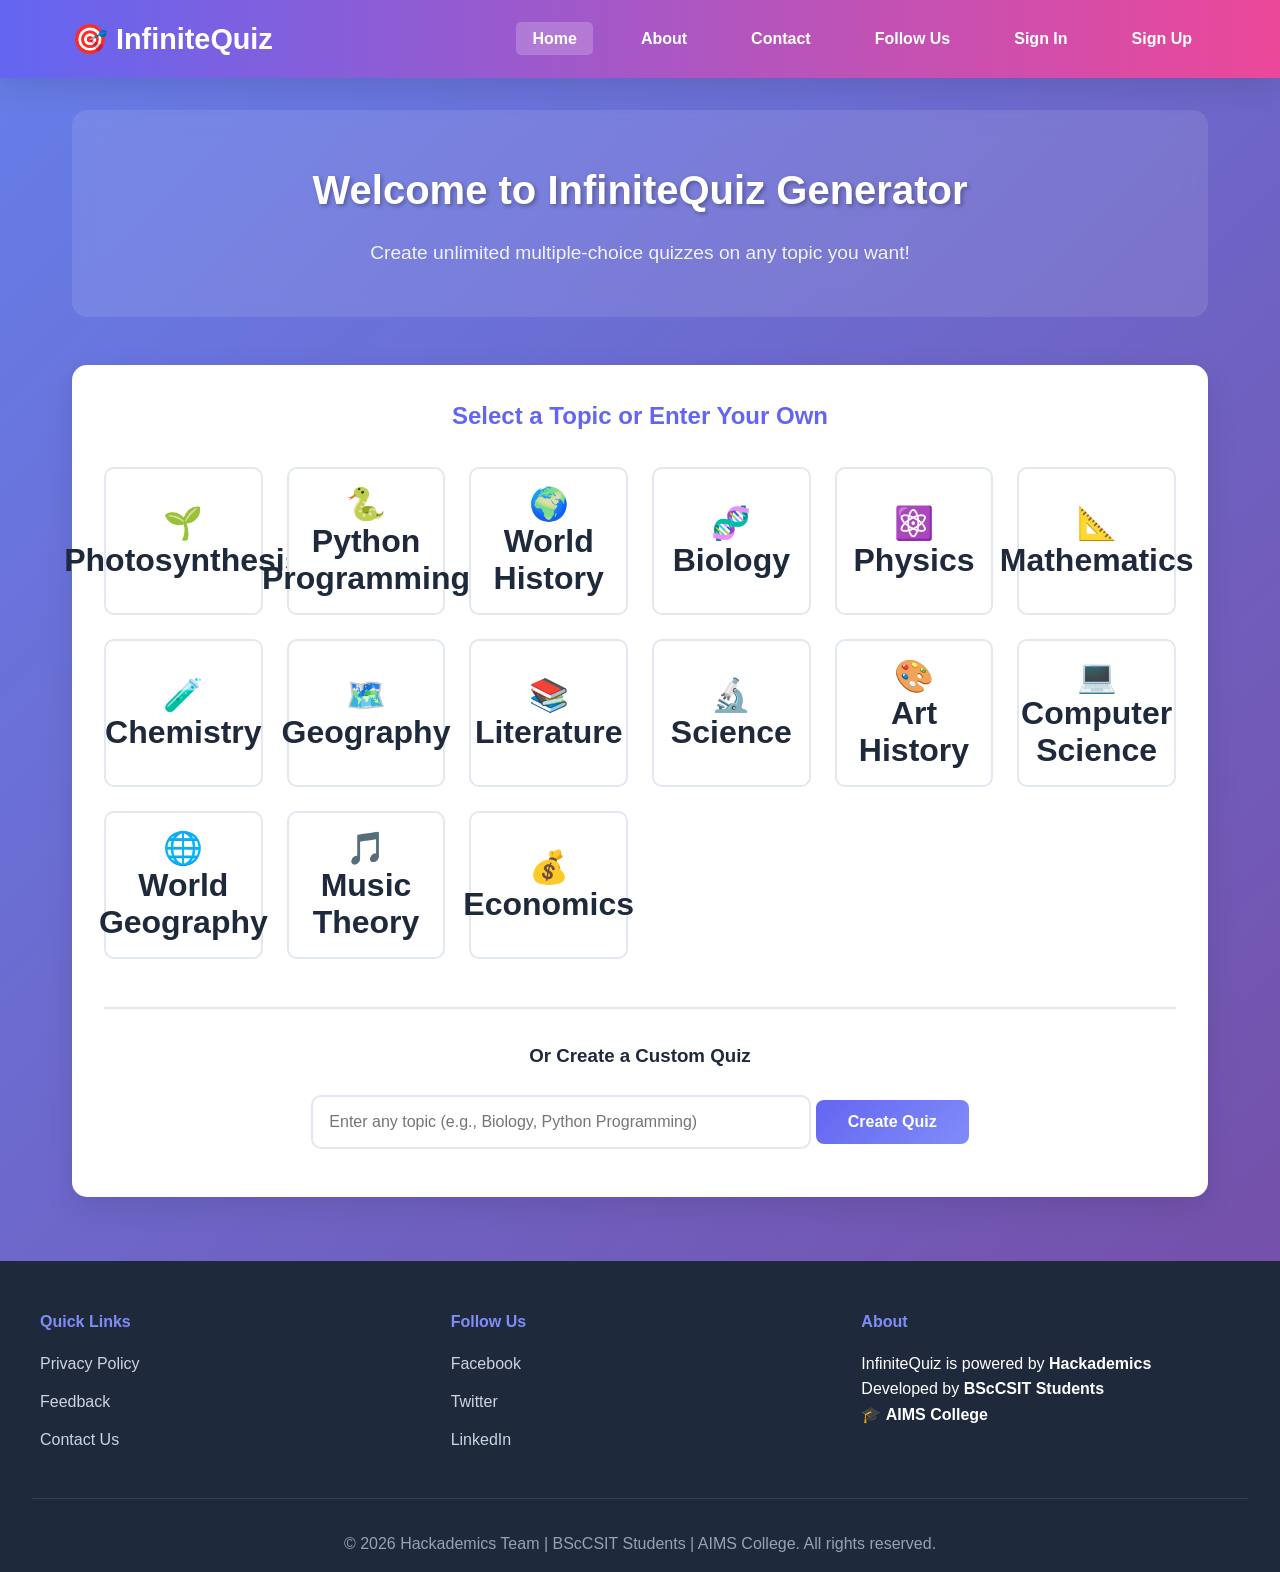
<file: index.html>
<!DOCTYPE html>
<html lang="en">
<head>
    <meta charset="UTF-8">
    <meta name="viewport" content="width=device-width, initial-scale=1.0">
    <title>Infinite Quiz Generator - Hackademics</title>
    <link rel="stylesheet" href="css/style.css">
</head>
<body>
    <!-- Navigation Bar -->
    <nav class="navbar">
        <div class="nav-container">
            <div class="logo">
                <h1>🎯 InfiniteQuiz</h1>
            </div>
            <ul class="nav-menu">
                <li><a href="index.html" class="nav-link active">Home</a></li>
                <li><a href="pages/about.html" class="nav-link">About</a></li>
                <li><a href="pages/contact.html" class="nav-link">Contact</a></li>
                <li><a href="#subscribe" class="nav-link">Follow Us</a></li>
                <li><a href="#signin" class="nav-link" onclick="handleSignIn()">Sign In</a></li>
                <li><a href="#signup" class="nav-link" onclick="handleSignUp()">Sign Up</a></li>
            </ul>
        </div>
    </nav>

    <!-- Main Container -->
    <div class="main-container">
        <!-- Home Page -->
        <div id="homePage" class="page active">
            <section class="hero">
                <h1>Welcome to InfiniteQuiz Generator</h1>
                <p>Create unlimited multiple-choice quizzes on any topic you want!</p>
            </section>

            <!-- Topic Selection -->
            <section class="topic-selection">
                <h2>Select a Topic or Enter Your Own</h2>
                <div class="topic-grid" id="topicGrid">
                    <!-- Topics will be dynamically loaded -->
                </div>
                
                <div class="custom-topic-box">
                    <h3>Or Create a Custom Quiz</h3>
                    <input type="text" id="customTopic" placeholder="Enter any topic (e.g., Biology, Python Programming)" class="topic-input">
                    <button onclick="startCustomQuiz()" class="btn btn-primary">Create Quiz</button>
                </div>
            </section>
        </div>

        <!-- Quiz Page -->
        <div id="quizPage" class="page">
            <div class="quiz-container">
                <!-- Progress Bar -->
                <div class="progress-section">
                    <div class="progress-info">
                        <span>Question <span id="questionNumber">1</span>/10</span>
                        <span>Score: <span id="scoreDisplay">0</span>/10</span>
                    </div>
                    <div class="progress-bar">
                        <div class="progress-fill" id="progressFill"></div>
                    </div>
                </div>

                <!-- Timer -->
                <div class="timer-section">
                    <div class="timer" id="timer">30</div>
                    <p>Time remaining</p>
                </div>

                <!-- Question Display -->
                <div class="question-section">
                    <h2 id="questionText">Loading...</h2>
                    <p id="topicName" class="topic-label">Topic</p>
                </div>

                <!-- Answer Options -->
                <div class="options-section">
                    <button class="option-btn" id="option1" onclick="selectAnswer(0)"></button>
                    <button class="option-btn" id="option2" onclick="selectAnswer(1)"></button>
                    <button class="option-btn" id="option3" onclick="selectAnswer(2)"></button>
                    <button class="option-btn" id="option4" onclick="selectAnswer(3)"></button>
                </div>

                <!-- Action Buttons -->
                <div class="quiz-actions">
                    <button onclick="pauseQuiz()" class="btn btn-secondary">Pause</button>
                    <button onclick="nextQuestion()" class="btn btn-primary" id="nextBtn" disabled>Next Question</button>
                </div>
            </div>
        </div>

        <!-- Results Page -->
        <div id="resultsPage" class="page">
            <div class="results-container">
                <h1>Quiz Complete!</h1>
                <div class="score-display">
                    <div class="score-circle">
                        <span id="finalScore">0</span>
                        <span>/10</span>
                    </div>
                </div>
                <p id="resultMessage" class="result-message"></p>
                
                <div class="results-details">
                    <h3>Review Your Answers</h3>
                    <div id="answersReview"></div>
                </div>

                <div class="results-actions">
                    <button onclick="retakeQuiz()" class="btn btn-primary">Retake Quiz</button>
                    <button onclick="goHome()" class="btn btn-secondary">Back to Home</button>
                    <button onclick="downloadResults()" class="btn btn-secondary">Download Results</button>
                </div>
            </div>
        </div>
    </div>

    <!-- Footer -->
    <footer class="footer">
        <div class="footer-content">
            <div class="footer-section">
                <h4>Quick Links</h4>
                <ul>
                    <li><a href="pages/privacy.html">Privacy Policy</a></li>
                    <li><a href="pages/feedback.html">Feedback</a></li>
                    <li><a href="pages/contact.html">Contact Us</a></li>
                </ul>
            </div>
            <div class="footer-section">
                <h4>Follow Us</h4>
                <ul>
                    <li><a href="#">Facebook</a></li>
                    <li><a href="#">Twitter</a></li>
                    <li><a href="#">LinkedIn</a></li>
                </ul>
            </div>
            <div class="footer-section">
                <h4>About</h4>
                <p>InfiniteQuiz is powered by <strong>Hackademics</strong></p>
                <p>Developed by <strong>BScCSIT Students</strong></p>
                <p>🎓 <strong>AIMS College</strong></p>
            </div>
        </div>
        <div class="footer-bottom">
            <p>&copy; 2026 Hackademics Team | BScCSIT Students | AIMS College. All rights reserved.</p>
        </div>
    </footer>

    <script src="js/api.js"></script>
    <script src="js/quiz.js"></script>
</body>
</html>
</file>
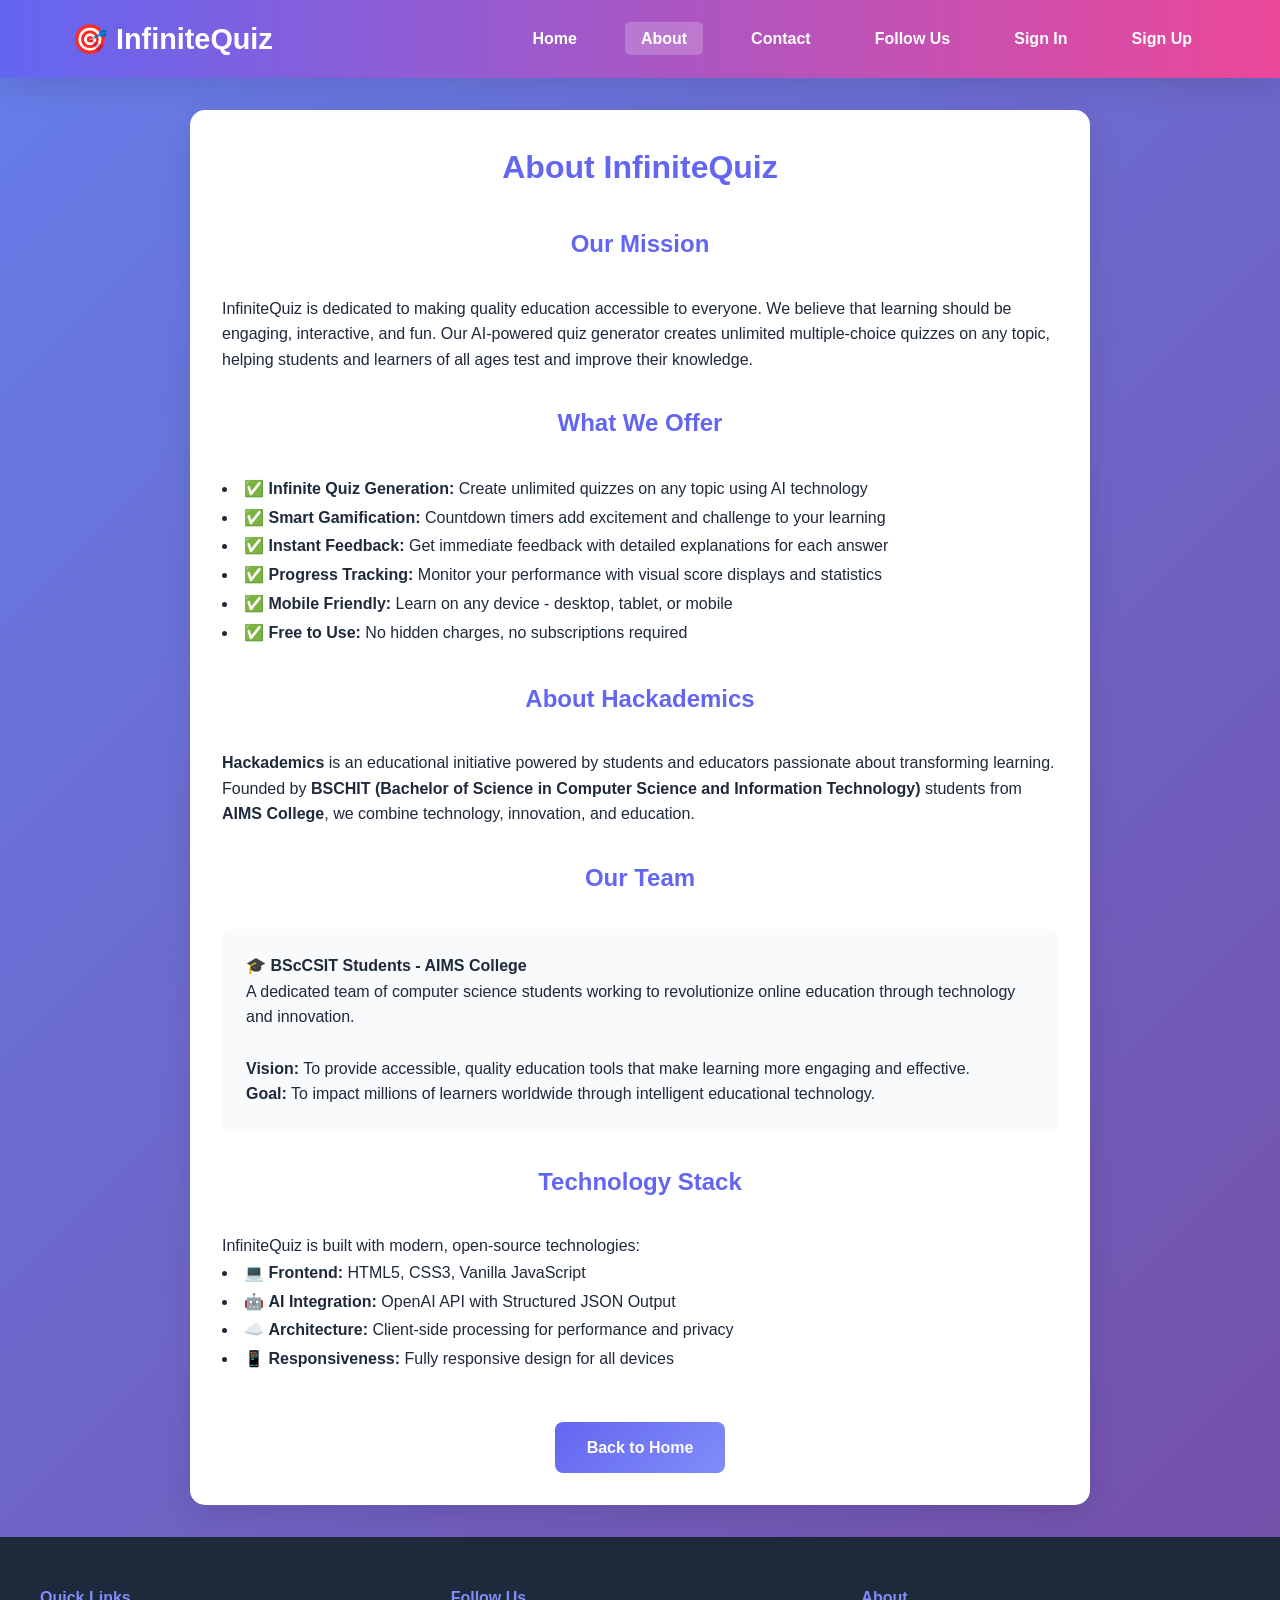
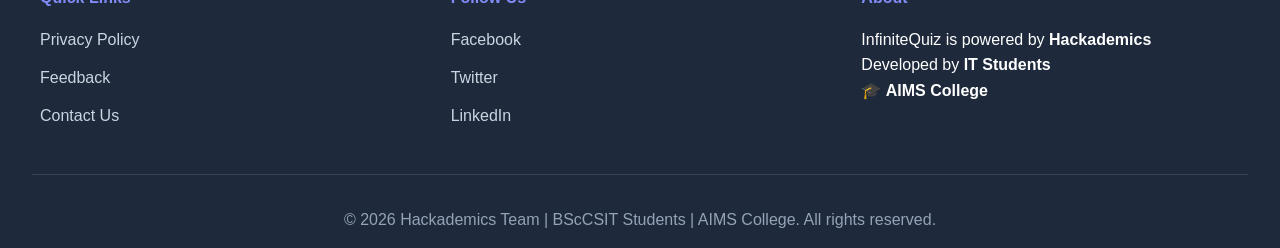
<file: pages/about.html>
<!DOCTYPE html>
<html lang="en">
<head>
    <meta charset="UTF-8">
    <meta name="viewport" content="width=device-width, initial-scale=1.0">
    <title>About Us - InfiniteQuiz</title>
    <link rel="stylesheet" href="../css/style.css">
</head>
<body>
    <!-- Navigation Bar -->
    <nav class="navbar">
        <div class="nav-container">
            <div class="logo">
                <h1>🎯 InfiniteQuiz</h1>
            </div>
            <ul class="nav-menu">
                <li><a href="../index.html" class="nav-link">Home</a></li>
                <li><a href="about.html" class="nav-link active">About</a></li>
                <li><a href="contact.html" class="nav-link">Contact</a></li>
                <li><a href="#subscribe" class="nav-link">Follow Us</a></li>
                <li><a href="#signin" class="nav-link">Sign In</a></li>
                <li><a href="#signup" class="nav-link">Sign Up</a></li>
            </ul>
        </div>
    </nav>

    <!-- Main Content -->
    <div class="main-container">
        <div class="topic-selection" style="max-width: 900px; margin: 0 auto;">
            <h1 style="text-align: center; margin-bottom: 2rem; color: #6366f1;">About InfiniteQuiz</h1>

            <section style="margin-bottom: 2rem;">
                <h2 style="color: #6366f1;">Our Mission</h2>
                <p>InfiniteQuiz is dedicated to making quality education accessible to everyone. We believe that learning should be engaging, interactive, and fun. Our AI-powered quiz generator creates unlimited multiple-choice quizzes on any topic, helping students and learners of all ages test and improve their knowledge.</p>
            </section>

            <section style="margin-bottom: 2rem;">
                <h2 style="color: #6366f1;">What We Offer</h2>
                <ul style="list-style-position: inside; line-height: 1.8;">
                    <li>✅ <strong>Infinite Quiz Generation:</strong> Create unlimited quizzes on any topic using AI technology</li>
                    <li>✅ <strong>Smart Gamification:</strong> Countdown timers add excitement and challenge to your learning</li>
                    <li>✅ <strong>Instant Feedback:</strong> Get immediate feedback with detailed explanations for each answer</li>
                    <li>✅ <strong>Progress Tracking:</strong> Monitor your performance with visual score displays and statistics</li>
                    <li>✅ <strong>Mobile Friendly:</strong> Learn on any device - desktop, tablet, or mobile</li>
                    <li>✅ <strong>Free to Use:</strong> No hidden charges, no subscriptions required</li>
                </ul>
            </section>

            <section style="margin-bottom: 2rem;">
                <h2 style="color: #6366f1;">About Hackademics</h2>
                <p><strong>Hackademics</strong> is an educational initiative powered by students and educators passionate about transforming learning. Founded by <strong>BSCHIT (Bachelor of Science in Computer Science and Information Technology)</strong> students from <strong>AIMS College</strong>, we combine technology, innovation, and education.</p>
            </section>

            <section style="margin-bottom: 2rem;">
                <h2 style="color: #6366f1;">Our Team</h2>
                <div style="background: #f8fafc; padding: 1.5rem; border-radius: 10px;">
                    <p><strong>🎓 BScCSIT Students - AIMS College</strong></p>
                    <p>A dedicated team of computer science students working to revolutionize online education through technology and innovation.</p>
                    <br>
                    <p><strong>Vision:</strong> To provide accessible, quality education tools that make learning more engaging and effective.</p>
                    <p><strong>Goal:</strong> To impact millions of learners worldwide through intelligent educational technology.</p>
                </div>
            </section>

            <section>
                <h2 style="color: #6366f1;">Technology Stack</h2>
                <p>InfiniteQuiz is built with modern, open-source technologies:</p>
                <ul style="list-style-position: inside; line-height: 1.8;">
                    <li>💻 <strong>Frontend:</strong> HTML5, CSS3, Vanilla JavaScript</li>
                    <li>🤖 <strong>AI Integration:</strong> OpenAI API with Structured JSON Output</li>
                    <li>☁️ <strong>Architecture:</strong> Client-side processing for performance and privacy</li>
                    <li>📱 <strong>Responsiveness:</strong> Fully responsive design for all devices</li>
                </ul>
            </section>

            <div style="text-align: center; margin-top: 3rem;">
                <a href="../index.html" class="btn btn-primary">Back to Home</a>
            </div>
        </div>
    </div>

    <!-- Footer -->
    <footer class="footer">
        <div class="footer-content">
            <div class="footer-section">
                <h4>Quick Links</h4>
                <ul>
                    <li><a href="privacy.html">Privacy Policy</a></li>
                    <li><a href="feedback.html">Feedback</a></li>
                    <li><a href="contact.html">Contact Us</a></li>
                </ul>
            </div>
            <div class="footer-section">
                <h4>Follow Us</h4>
                <ul>
                    <li><a href="#">Facebook</a></li>
                    <li><a href="#">Twitter</a></li>
                    <li><a href="#">LinkedIn</a></li>
                </ul>
            </div>
            <div class="footer-section">
                <h4>About</h4>
                <p>InfiniteQuiz is powered by <strong>Hackademics</strong></p>
                <p>Developed by <strong>IT Students</strong></p>
                <p>🎓 <strong>AIMS College</strong></p>
            </div>
        </div>
        <div class="footer-bottom">
            <p>&copy; 2026 Hackademics Team | BScCSIT Students | AIMS College. All rights reserved.</p>
        </div>
    </footer>
</body>
</html>
</file>
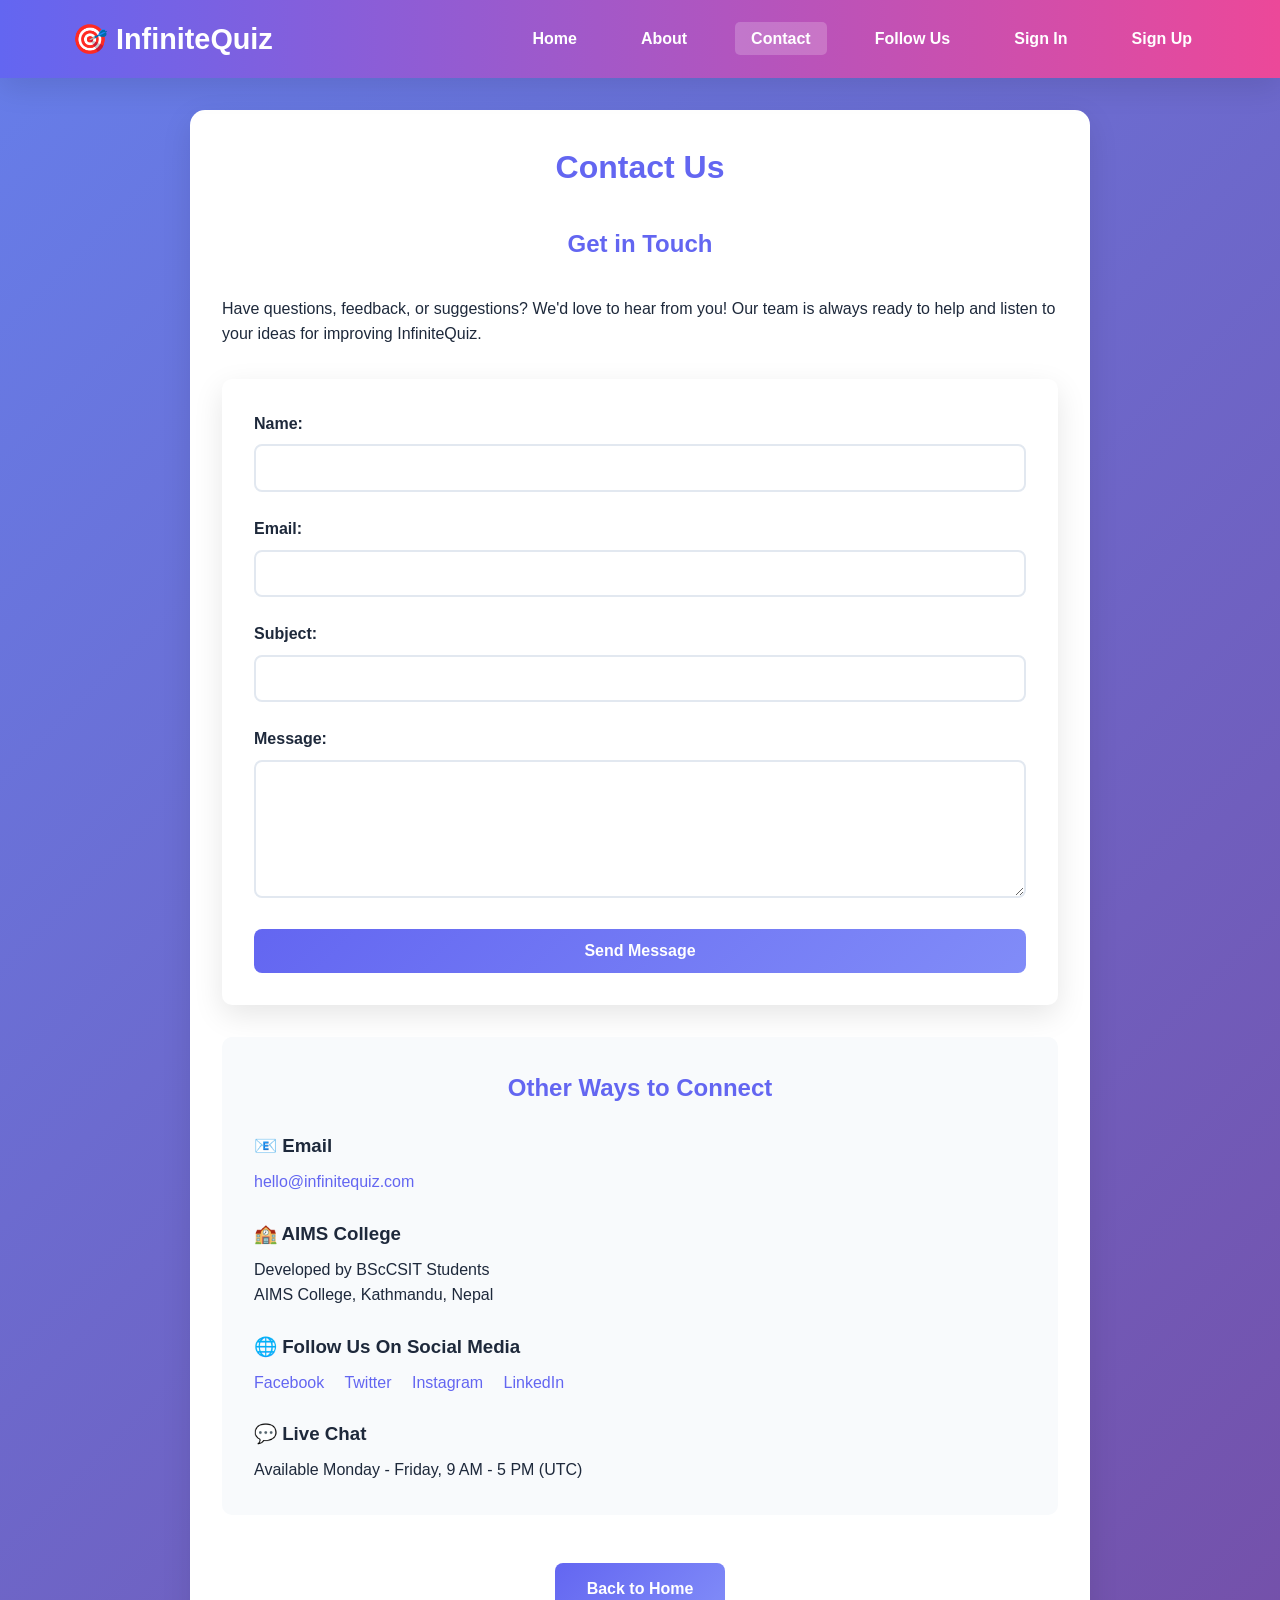
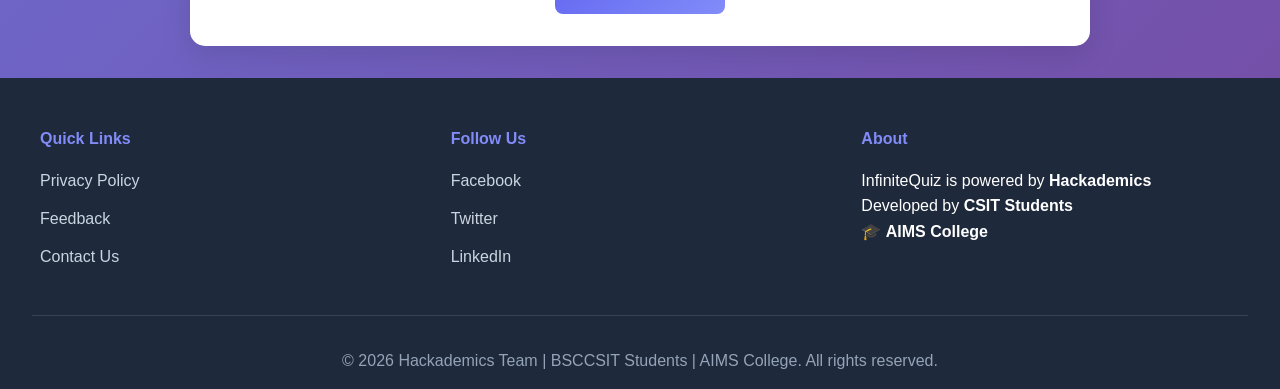
<file: pages/contact.html>
<!DOCTYPE html>
<html lang="en">
<head>
    <meta charset="UTF-8">
    <meta name="viewport" content="width=device-width, initial-scale=1.0">
    <title>Contact Us - InfiniteQuiz</title>
    <link rel="stylesheet" href="../css/style.css">
</head>
<body>
    <!-- Navigation Bar -->
    <nav class="navbar">
        <div class="nav-container">
            <div class="logo">
                <h1>🎯 InfiniteQuiz</h1>
            </div>
            <ul class="nav-menu">
                <li><a href="../index.html" class="nav-link">Home</a></li>
                <li><a href="about.html" class="nav-link">About</a></li>
                <li><a href="contact.html" class="nav-link active">Contact</a></li>
                <li><a href="#subscribe" class="nav-link">Follow Us</a></li>
                <li><a href="#signin" class="nav-link">Sign In</a></li>
                <li><a href="#signup" class="nav-link">Sign Up</a></li>
            </ul>
        </div>
    </nav>

    <!-- Main Content -->
    <div class="main-container">
        <div class="topic-selection" style="max-width: 900px; margin: 0 auto;">
            <h1 style="text-align: center; margin-bottom: 2rem; color: #6366f1;">Contact Us</h1>

            <section style="margin-bottom: 2rem;">
                <h2 style="color: #6366f1;">Get in Touch</h2>
                <p>Have questions, feedback, or suggestions? We'd love to hear from you! Our team is always ready to help and listen to your ideas for improving InfiniteQuiz.</p>
            </section>

            <!-- Contact Form -->
            <div style="background: white; padding: 2rem; border-radius: 10px; box-shadow: 0 10px 30px rgba(0, 0, 0, 0.1); margin-bottom: 2rem;">
                <form id="contactForm" onsubmit="handleContactSubmit(event)">
                    <div style="margin-bottom: 1.5rem;">
                        <label style="display: block; margin-bottom: 0.5rem; font-weight: 600; color: #1e293b;">Name:</label>
                        <input type="text" name="name" required style="width: 100%; padding: 0.8rem; border: 2px solid #e2e8f0; border-radius: 8px; font-size: 1rem; transition: all 0.3s;">
                    </div>

                    <div style="margin-bottom: 1.5rem;">
                        <label style="display: block; margin-bottom: 0.5rem; font-weight: 600; color: #1e293b;">Email:</label>
                        <input type="email" name="email" required style="width: 100%; padding: 0.8rem; border: 2px solid #e2e8f0; border-radius: 8px; font-size: 1rem; transition: all 0.3s;">
                    </div>

                    <div style="margin-bottom: 1.5rem;">
                        <label style="display: block; margin-bottom: 0.5rem; font-weight: 600; color: #1e293b;">Subject:</label>
                        <input type="text" name="subject" required style="width: 100%; padding: 0.8rem; border: 2px solid #e2e8f0; border-radius: 8px; font-size: 1rem; transition: all 0.3s;">
                    </div>

                    <div style="margin-bottom: 1.5rem;">
                        <label style="display: block; margin-bottom: 0.5rem; font-weight: 600; color: #1e293b;">Message:</label>
                        <textarea name="message" rows="6" required style="width: 100%; padding: 0.8rem; border: 2px solid #e2e8f0; border-radius: 8px; font-size: 1rem; font-family: inherit; transition: all 0.3s;"></textarea>
                    </div>

                    <button type="submit" class="btn btn-primary" style="width: 100%;">Send Message</button>
                </form>
            </div>

            <!-- Contact Information -->
            <section style="background: #f8fafc; padding: 2rem; border-radius: 10px;">
                <h2 style="color: #6366f1; margin-bottom: 1.5rem;">Other Ways to Connect</h2>
                
                <div style="margin-bottom: 1.5rem;">
                    <h3 style="color: #1e293b; margin-bottom: 0.5rem;">📧 Email</h3>
                    <p><a href="mailto:hello@infinitequiz.com" style="color: #6366f1; text-decoration: none;">hello@infinitequiz.com</a></p>
                </div>

                <div style="margin-bottom: 1.5rem;">
                    <h3 style="color: #1e293b; margin-bottom: 0.5rem;">🏫 AIMS College</h3>
                    <p>Developed by BScCSIT Students<br>
                    AIMS College, Kathmandu, Nepal</p>
                </div>

                <div style="margin-bottom: 1.5rem;">
                    <h3 style="color: #1e293b; margin-bottom: 0.5rem;">🌐 Follow Us On Social Media</h3>
                    <p>
                        <a href="#" style="color: #6366f1; text-decoration: none; margin-right: 1rem;">Facebook</a>
                        <a href="#" style="color: #6366f1; text-decoration: none; margin-right: 1rem;">Twitter</a>
                        <a href="#" style="color: #6366f1; text-decoration: none; margin-right: 1rem;">Instagram</a>
                        <a href="#" style="color: #6366f1; text-decoration: none;">LinkedIn</a>
                    </p>
                </div>

                <div>
                    <h3 style="color: #1e293b; margin-bottom: 0.5rem;">💬 Live Chat</h3>
                    <p>Available Monday - Friday, 9 AM - 5 PM (UTC)</p>
                </div>
            </section>

            <div style="text-align: center; margin-top: 3rem;">
                <a href="../index.html" class="btn btn-primary">Back to Home</a>
            </div>
        </div>
    </div>

    <!-- Footer -->
    <footer class="footer">
        <div class="footer-content">
            <div class="footer-section">
                <h4>Quick Links</h4>
                <ul>
                    <li><a href="privacy.html">Privacy Policy</a></li>
                    <li><a href="feedback.html">Feedback</a></li>
                    <li><a href="contact.html">Contact Us</a></li>
                </ul>
            </div>
            <div class="footer-section">
                <h4>Follow Us</h4>
                <ul>
                    <li><a href="#">Facebook</a></li>
                    <li><a href="#">Twitter</a></li>
                    <li><a href="#">LinkedIn</a></li>
                </ul>
            </div>
            <div class="footer-section">
                <h4>About</h4>
                <p>InfiniteQuiz is powered by <strong>Hackademics</strong></p>
                <p>Developed by <strong>CSIT Students</strong></p>
                <p>🎓 <strong>AIMS College</strong></p>
            </div>
        </div>
        <div class="footer-bottom">
            <p>&copy; 2026 Hackademics Team | BSCCSIT Students | AIMS College. All rights reserved.</p>
        </div>
    </footer>

    <script>
        function handleContactSubmit(event) {
            event.preventDefault();
            
            const name = document.querySelector('input[name="name"]').value;
            const email = document.querySelector('input[name="email"]').value;
            const subject = document.querySelector('input[name="subject"]').value;
            const message = document.querySelector('input[name="message"]').value;
            
            // Store the message (in production, this would send to a backend)
            console.log({name, email, subject, message});
            
            alert(`Thank you for your message, ${name}! We'll get back to you shortly.`);
            document.getElementById('contactForm').reset();
        }
    </script>
</body>
</html>
</file>
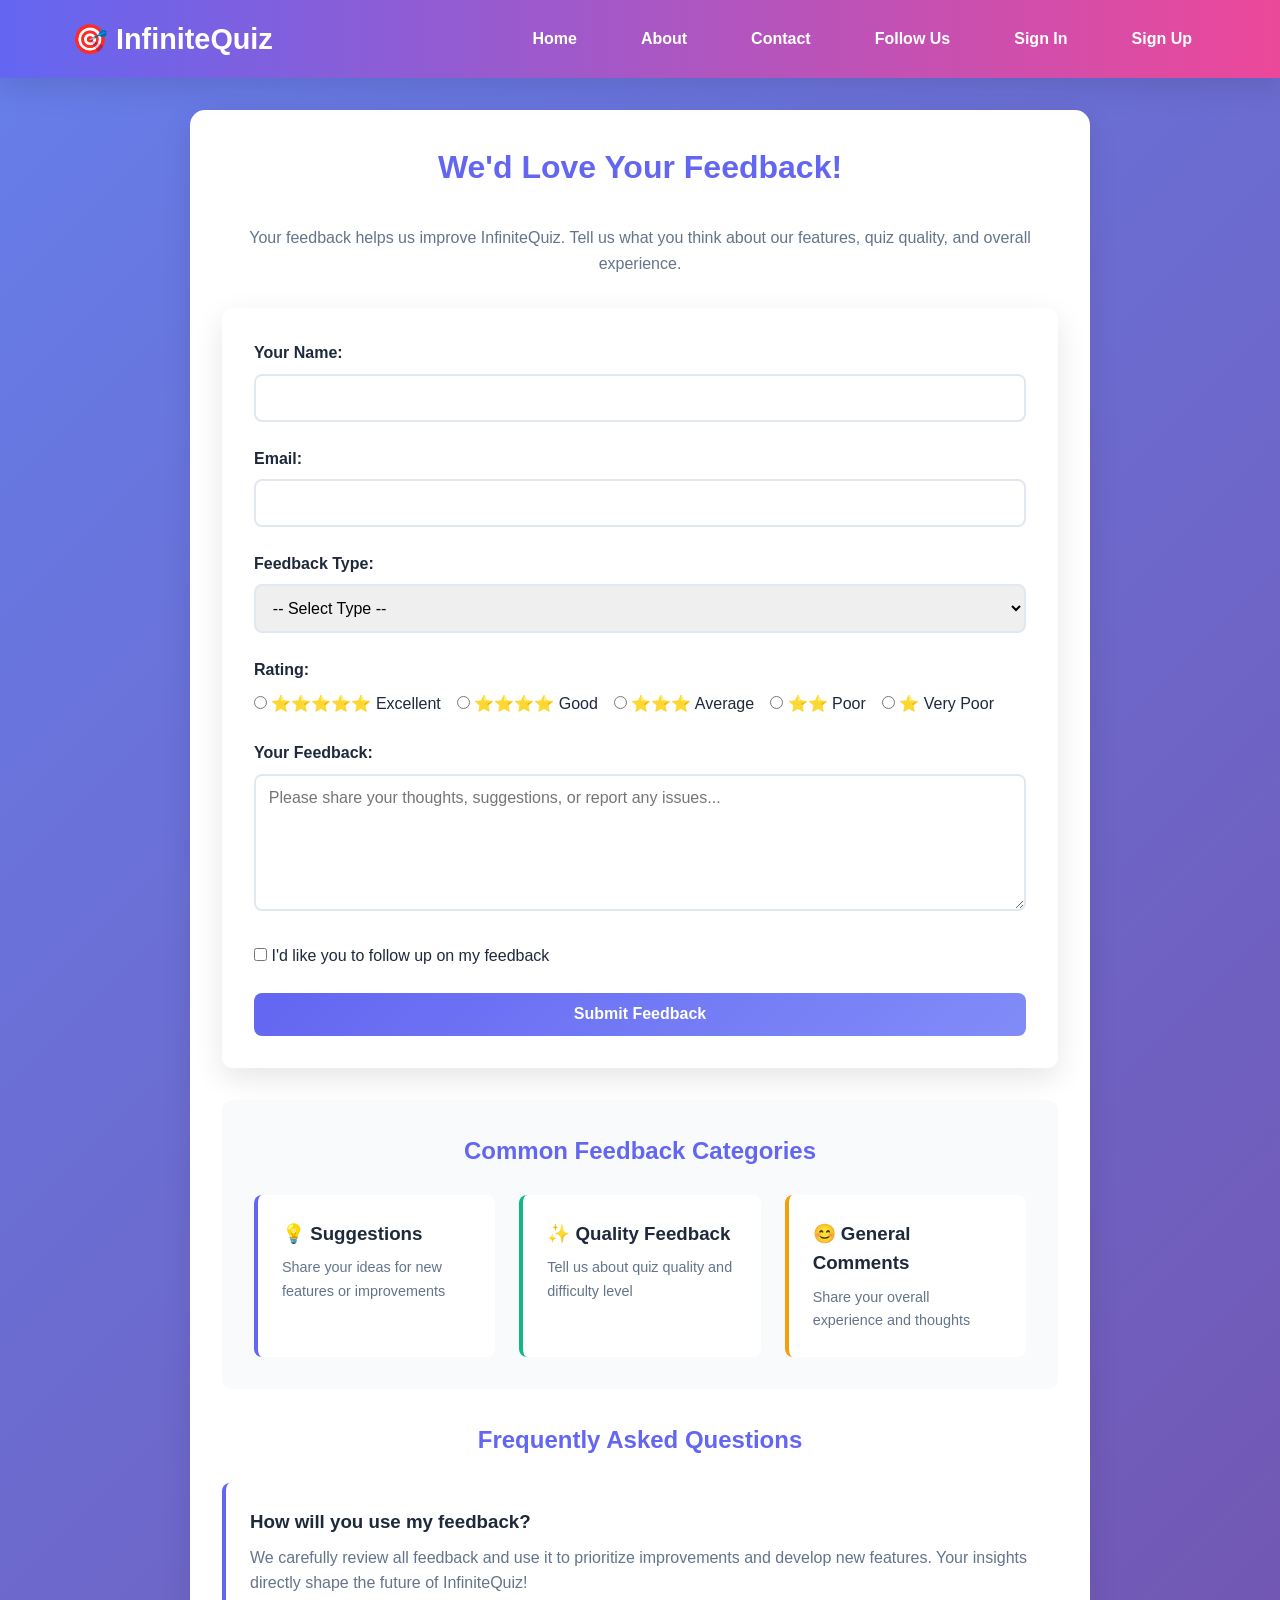
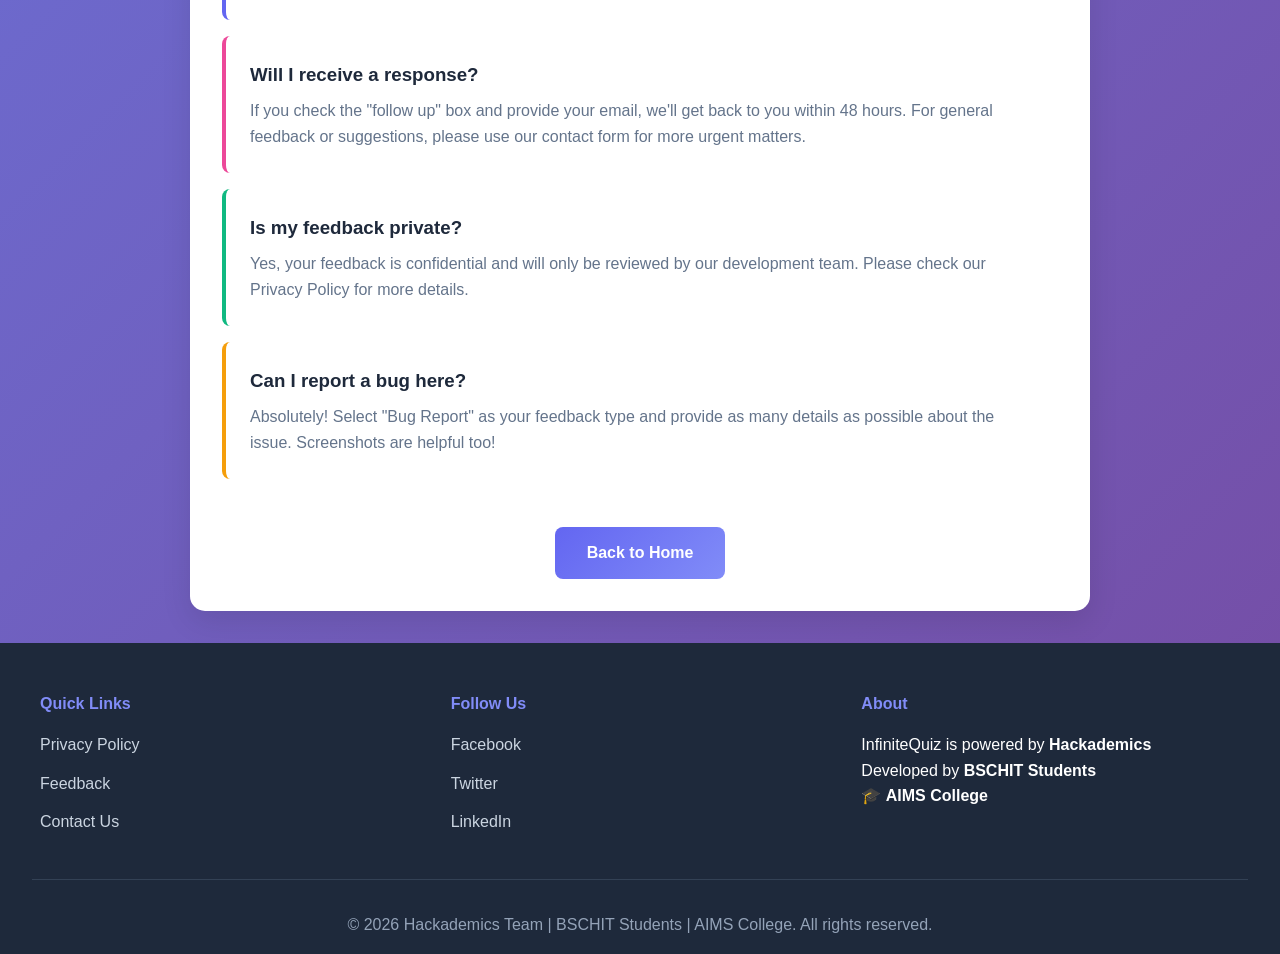
<file: pages/feedback.html>
<!DOCTYPE html>
<html lang="en">
<head>
    <meta charset="UTF-8">
    <meta name="viewport" content="width=device-width, initial-scale=1.0">
    <title>Feedback - InfiniteQuiz</title>
    <link rel="stylesheet" href="../css/style.css">
</head>
<body>
    <!-- Navigation Bar -->
    <nav class="navbar">
        <div class="nav-container">
            <div class="logo">
                <h1>🎯 InfiniteQuiz</h1>
            </div>
            <ul class="nav-menu">
                <li><a href="../index.html" class="nav-link">Home</a></li>
                <li><a href="about.html" class="nav-link">About</a></li>
                <li><a href="contact.html" class="nav-link">Contact</a></li>
                <li><a href="#subscribe" class="nav-link">Follow Us</a></li>
                <li><a href="#signin" class="nav-link">Sign In</a></li>
                <li><a href="#signup" class="nav-link">Sign Up</a></li>
            </ul>
        </div>
    </nav>

    <!-- Main Content -->
    <div class="main-container">
        <div class="topic-selection" style="max-width: 900px; margin: 0 auto;">
            <h1 style="text-align: center; margin-bottom: 2rem; color: #6366f1;">We'd Love Your Feedback!</h1>

            <section style="margin-bottom: 2rem;">
                <p style="text-align: center; color: #64748b;">Your feedback helps us improve InfiniteQuiz. Tell us what you think about our features, quiz quality, and overall experience.</p>
            </section>

            <!-- Feedback Form -->
            <div style="background: white; padding: 2rem; border-radius: 10px; box-shadow: 0 10px 30px rgba(0, 0, 0, 0.1); margin-bottom: 2rem;">
                <form id="feedbackForm" onsubmit="handleFeedbackSubmit(event)">
                    <div style="margin-bottom: 1.5rem;">
                        <label style="display: block; margin-bottom: 0.5rem; font-weight: 600; color: #1e293b;">Your Name:</label>
                        <input type="text" name="name" style="width: 100%; padding: 0.8rem; border: 2px solid #e2e8f0; border-radius: 8px; font-size: 1rem;">
                    </div>

                    <div style="margin-bottom: 1.5rem;">
                        <label style="display: block; margin-bottom: 0.5rem; font-weight: 600; color: #1e293b;">Email:</label>
                        <input type="email" name="email" style="width: 100%; padding: 0.8rem; border: 2px solid #e2e8f0; border-radius: 8px; font-size: 1rem;">
                    </div>

                    <div style="margin-bottom: 1.5rem;">
                        <label style="display: block; margin-bottom: 0.5rem; font-weight: 600; color: #1e293b;">Feedback Type:</label>
                        <select name="feedbackType" style="width: 100%; padding: 0.8rem; border: 2px solid #e2e8f0; border-radius: 8px; font-size: 1rem;">
                            <option value="">-- Select Type --</option>
                            <option value="suggestion">Suggestion/Feature Request</option>
                            
                            <option value="improvement">Improvement</option>
                            <option value="general">General Feedback</option>
                            <option value="quiz-quality">Quiz Quality</option>
                        </select>
                    </div>

                    <div style="margin-bottom: 1.5rem;">
                        <label style="display: block; margin-bottom: 0.5rem; font-weight: 600; color: #1e293b;">Rating:</label>
                        <div style="display: flex; gap: 1rem;">
                            <label><input type="radio" name="rating" value="5"> ⭐⭐⭐⭐⭐ Excellent</label>
                            <label><input type="radio" name="rating" value="4"> ⭐⭐⭐⭐ Good</label>
                            <label><input type="radio" name="rating" value="3"> ⭐⭐⭐ Average</label>
                            <label><input type="radio" name="rating" value="2"> ⭐⭐ Poor</label>
                            <label><input type="radio" name="rating" value="1"> ⭐ Very Poor</label>
                        </div>
                    </div>

                    <div style="margin-bottom: 1.5rem;">
                        <label style="display: block; margin-bottom: 0.5rem; font-weight: 600; color: #1e293b;">Your Feedback:</label>
                        <textarea name="feedback" rows="6" required placeholder="Please share your thoughts, suggestions, or report any issues..." style="width: 100%; padding: 0.8rem; border: 2px solid #e2e8f0; border-radius: 8px; font-size: 1rem; font-family: inherit;"></textarea>
                    </div>

                    <div style="margin-bottom: 1.5rem;">
                        <label>
                            <input type="checkbox" name="followUp" value="yes">
                            <span>I'd like you to follow up on my feedback</span>
                        </label>
                    </div>

                    <button type="submit" class="btn btn-primary" style="width: 100%;">Submit Feedback</button>
                </form>
            </div>

            <!-- Feedback Categories -->
            <section style="background: #f8fafc; padding: 2rem; border-radius: 10px; margin-bottom: 2rem;">
                <h2 style="color: #6366f1; margin-bottom: 1.5rem;">Common Feedback Categories</h2>
                
                <div style="display: grid; grid-template-columns: repeat(auto-fit, minmax(200px, 1fr)); gap: 1.5rem;">
                    <div style="background: white; padding: 1.5rem; border-radius: 8px; border-left: 4px solid #6366f1;">
                        <h3 style="color: #1e293b; margin-bottom: 0.5rem;">💡 Suggestions</h3>
                        <p style="color: #64748b; font-size: 0.9rem;">Share your ideas for new features or improvements</p>
                    </div>

                    

                    <div style="background: white; padding: 1.5rem; border-radius: 8px; border-left: 4px solid #10b981;">
                        <h3 style="color: #1e293b; margin-bottom: 0.5rem;">✨ Quality Feedback</h3>
                        <p style="color: #64748b; font-size: 0.9rem;">Tell us about quiz quality and difficulty level</p>
                    </div>

                    <div style="background: white; padding: 1.5rem; border-radius: 8px; border-left: 4px solid #f59e0b;">
                        <h3 style="color: #1e293b; margin-bottom: 0.5rem;">😊 General Comments</h3>
                        <p style="color: #64748b; font-size: 0.9rem;">Share your overall experience and thoughts</p>
                    </div>
                </div>
            </section>

            <!-- FAQ Section -->
            <section style="margin-bottom: 2rem;">
                <h2 style="color: #6366f1; margin-bottom: 1.5rem;">Frequently Asked Questions</h2>
                
                <div style="background: white; padding: 1.5rem; border-radius: 8px; margin-bottom: 1rem; border-left: 4px solid #6366f1;">
                    <h3 style="color: #1e293b; margin-bottom: 0.5rem;">How will you use my feedback?</h3>
                    <p style="color: #64748b;">We carefully review all feedback and use it to prioritize improvements and develop new features. Your insights directly shape the future of InfiniteQuiz!</p>
                </div>

                <div style="background: white; padding: 1.5rem; border-radius: 8px; margin-bottom: 1rem; border-left: 4px solid #ec4899;">
                    <h3 style="color: #1e293b; margin-bottom: 0.5rem;">Will I receive a response?</h3>
                    <p style="color: #64748b;">If you check the "follow up" box and provide your email, we'll get back to you within 48 hours. For general feedback or suggestions, please use our contact form for more urgent matters.</p>
                </div>

                <div style="background: white; padding: 1.5rem; border-radius: 8px; margin-bottom: 1rem; border-left: 4px solid #10b981;">
                    <h3 style="color: #1e293b; margin-bottom: 0.5rem;">Is my feedback private?</h3>
                    <p style="color: #64748b;">Yes, your feedback is confidential and will only be reviewed by our development team. Please check our Privacy Policy for more details.</p>
                </div>

                <div style="background: white; padding: 1.5rem; border-radius: 8px; border-left: 4px solid #f59e0b;">
                    <h3 style="color: #1e293b; margin-bottom: 0.5rem;">Can I report a bug here?</h3>
                    <p style="color: #64748b;">Absolutely! Select "Bug Report" as your feedback type and provide as many details as possible about the issue. Screenshots are helpful too!</p>
                </div>
            </section>

            <div style="text-align: center; margin-top: 3rem;">
                <a href="../index.html" class="btn btn-primary">Back to Home</a>
            </div>
        </div>
    </div>

    <!-- Footer -->
    <footer class="footer">
        <div class="footer-content">
            <div class="footer-section">
                <h4>Quick Links</h4>
                <ul>
                    <li><a href="privacy.html">Privacy Policy</a></li>
                    <li><a href="feedback.html">Feedback</a></li>
                    <li><a href="contact.html">Contact Us</a></li>
                </ul>
            </div>
            <div class="footer-section">
                <h4>Follow Us</h4>
                <ul>
                    <li><a href="#">Facebook</a></li>
                    <li><a href="#">Twitter</a></li>
                    <li><a href="#">LinkedIn</a></li>
                </ul>
            </div>
            <div class="footer-section">
                <h4>About</h4>
                <p>InfiniteQuiz is powered by <strong>Hackademics</strong></p>
                <p>Developed by <strong>BSCHIT Students</strong></p>
                <p>🎓 <strong>AIMS College</strong></p>
            </div>
        </div>
        <div class="footer-bottom">
            <p>&copy; 2026 Hackademics Team | BSCHIT Students | AIMS College. All rights reserved.</p>
        </div>
    </footer>

    <script>
        function handleFeedbackSubmit(event) {
            event.preventDefault();
            
            const name = document.querySelector('input[name="name"]').value || 'Anonymous';
            const email = document.querySelector('input[name="email"]').value || 'Not provided';
            const feedbackType = document.querySelector('select[name="feedbackType"]').value;
            const rating = document.querySelector('input[name="rating"]:checked')?.value || 'Not rated';
            const feedback = document.querySelector('textarea[name="feedback"]').value;
            const followUp = document.querySelector('input[name="followUp"]').checked;
            
            // simple validation: require a type before submitting
            if (!feedbackType) {
                alert('Please select a feedback type.');
                return;
            }

            // Store the feedback (in production, this would send to a backend)
            console.log({name, email, feedbackType, rating, feedback, followUp});
            
            alert(`Thank you for your feedback! We appreciate your input and will use it to improve InfiniteQuiz.`);
            document.getElementById('feedbackForm').reset();
        }
    </script>
</body>
</html>
</file>
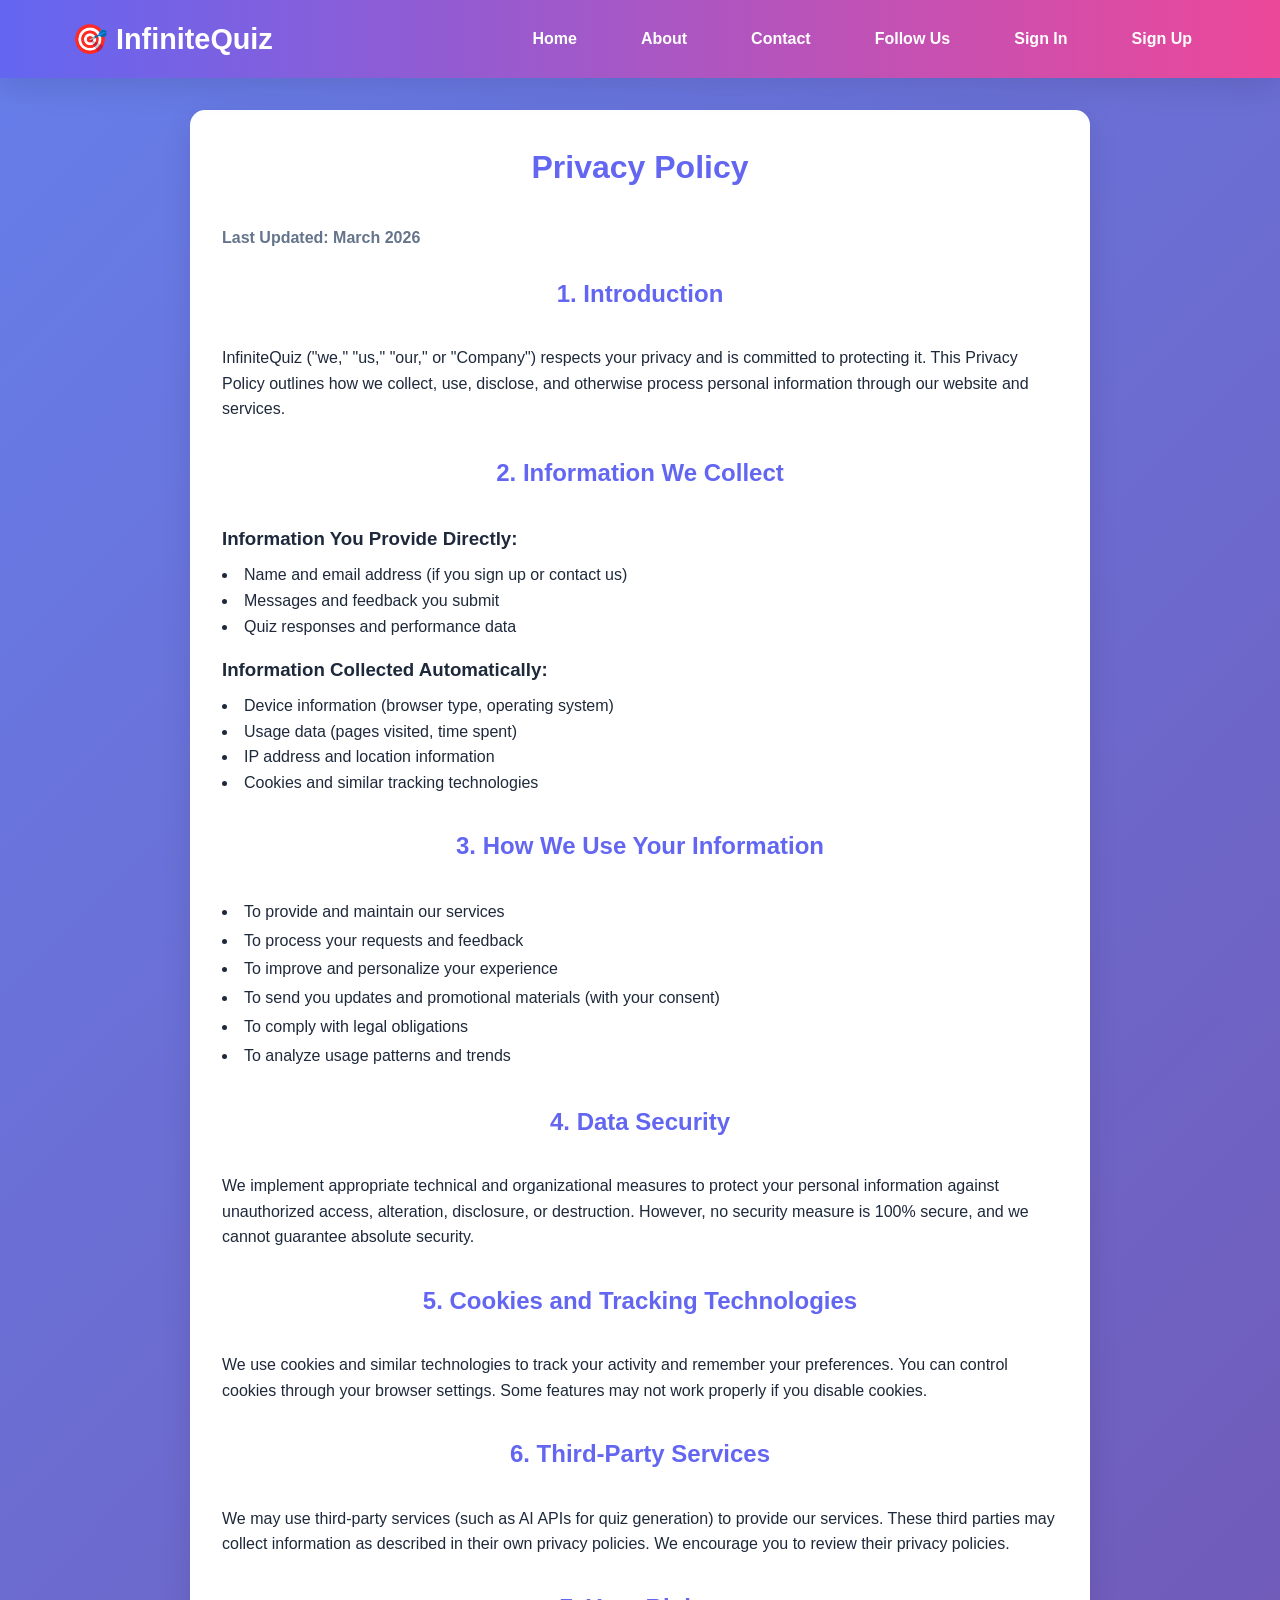
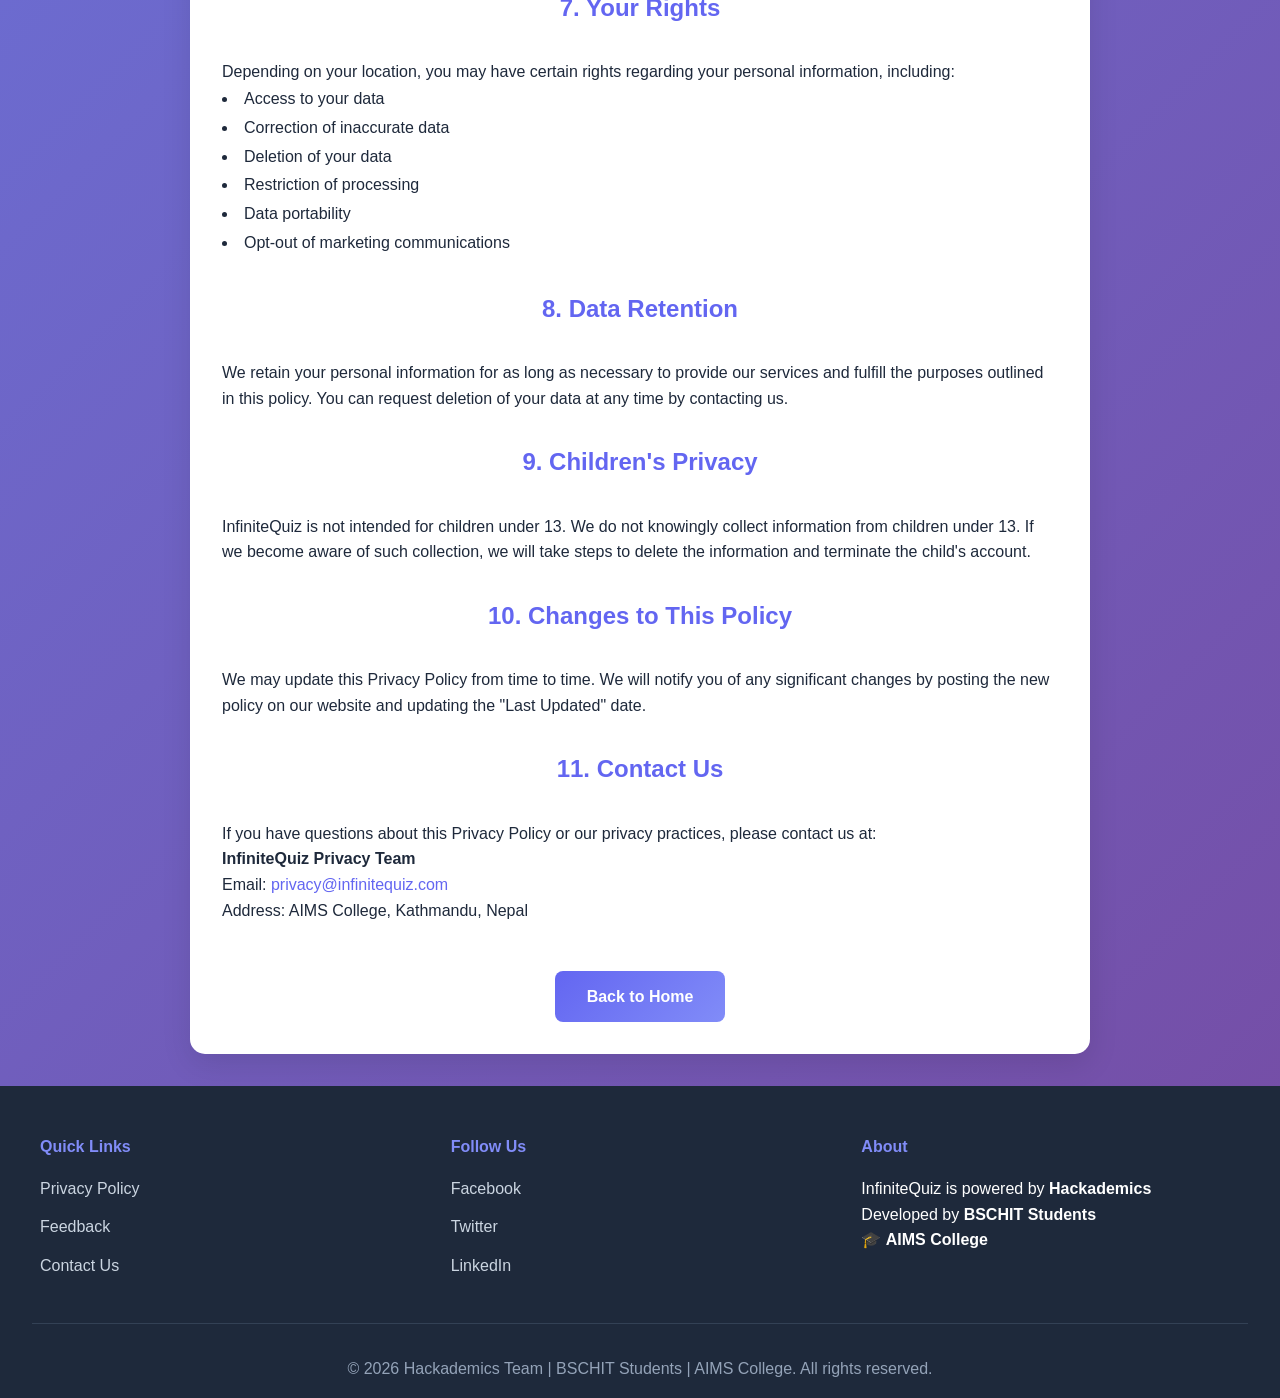
<file: pages/privacy.html>
<!DOCTYPE html>
<html lang="en">
<head>
    <meta charset="UTF-8">
    <meta name="viewport" content="width=device-width, initial-scale=1.0">
    <title>Privacy Policy - InfiniteQuiz</title>
    <link rel="stylesheet" href="../css/style.css">
</head>
<body>
    <!-- Navigation Bar -->
    <nav class="navbar">
        <div class="nav-container">
            <div class="logo">
                <h1>🎯 InfiniteQuiz</h1>
            </div>
            <ul class="nav-menu">
                <li><a href="../index.html" class="nav-link">Home</a></li>
                <li><a href="about.html" class="nav-link">About</a></li>
                <li><a href="contact.html" class="nav-link">Contact</a></li>
                <li><a href="#subscribe" class="nav-link">Follow Us</a></li>
                <li><a href="#signin" class="nav-link">Sign In</a></li>
                <li><a href="#signup" class="nav-link">Sign Up</a></li>
            </ul>
        </div>
    </nav>

    <!-- Main Content -->
    <div class="main-container">
        <div class="topic-selection" style="max-width: 900px; margin: 0 auto;">
            <h1 style="text-align: center; margin-bottom: 2rem; color: #6366f1;">Privacy Policy</h1>

            <p style="margin-bottom: 1.5rem; color: #64748b;"><strong>Last Updated: March 2026</strong></p>

            <section style="margin-bottom: 2rem;">
                <h2 style="color: #6366f1;">1. Introduction</h2>
                <p>InfiniteQuiz ("we," "us," "our," or "Company") respects your privacy and is committed to protecting it. This Privacy Policy outlines how we collect, use, disclose, and otherwise process personal information through our website and services.</p>
            </section>

            <section style="margin-bottom: 2rem;">
                <h2 style="color: #6366f1;">2. Information We Collect</h2>
                <h3 style="color: #1e293b; margin: 1rem 0 0.5rem 0;">Information You Provide Directly:</h3>
                <ul style="list-style-position: inside; margin-bottom: 1rem;">
                    <li>Name and email address (if you sign up or contact us)</li>
                    <li>Messages and feedback you submit</li>
                    <li>Quiz responses and performance data</li>
                </ul>
                
                <h3 style="color: #1e293b; margin: 1rem 0 0.5rem 0;">Information Collected Automatically:</h3>
                <ul style="list-style-position: inside;">
                    <li>Device information (browser type, operating system)</li>
                    <li>Usage data (pages visited, time spent)</li>
                    <li>IP address and location information</li>
                    <li>Cookies and similar tracking technologies</li>
                </ul>
            </section>

            <section style="margin-bottom: 2rem;">
                <h2 style="color: #6366f1;">3. How We Use Your Information</h2>
                <ul style="list-style-position: inside; line-height: 1.8;">
                    <li>To provide and maintain our services</li>
                    <li>To process your requests and feedback</li>
                    <li>To improve and personalize your experience</li>
                    <li>To send you updates and promotional materials (with your consent)</li>
                    <li>To comply with legal obligations</li>
                    <li>To analyze usage patterns and trends</li>
                </ul>
            </section>

            <section style="margin-bottom: 2rem;">
                <h2 style="color: #6366f1;">4. Data Security</h2>
                <p>We implement appropriate technical and organizational measures to protect your personal information against unauthorized access, alteration, disclosure, or destruction. However, no security measure is 100% secure, and we cannot guarantee absolute security.</p>
            </section>

            <section style="margin-bottom: 2rem;">
                <h2 style="color: #6366f1;">5. Cookies and Tracking Technologies</h2>
                <p>We use cookies and similar technologies to track your activity and remember your preferences. You can control cookies through your browser settings. Some features may not work properly if you disable cookies.</p>
            </section>

            <section style="margin-bottom: 2rem;">
                <h2 style="color: #6366f1;">6. Third-Party Services</h2>
                <p>We may use third-party services (such as AI APIs for quiz generation) to provide our services. These third parties may collect information as described in their own privacy policies. We encourage you to review their privacy policies.</p>
            </section>

            <section style="margin-bottom: 2rem;">
                <h2 style="color: #6366f1;">7. Your Rights</h2>
                <p>Depending on your location, you may have certain rights regarding your personal information, including:</p>
                <ul style="list-style-position: inside; line-height: 1.8;">
                    <li>Access to your data</li>
                    <li>Correction of inaccurate data</li>
                    <li>Deletion of your data</li>
                    <li>Restriction of processing</li>
                    <li>Data portability</li>
                    <li>Opt-out of marketing communications</li>
                </ul>
            </section>

            <section style="margin-bottom: 2rem;">
                <h2 style="color: #6366f1;">8. Data Retention</h2>
                <p>We retain your personal information for as long as necessary to provide our services and fulfill the purposes outlined in this policy. You can request deletion of your data at any time by contacting us.</p>
            </section>

            <section style="margin-bottom: 2rem;">
                <h2 style="color: #6366f1;">9. Children's Privacy</h2>
                <p>InfiniteQuiz is not intended for children under 13. We do not knowingly collect information from children under 13. If we become aware of such collection, we will take steps to delete the information and terminate the child's account.</p>
            </section>

            <section style="margin-bottom: 2rem;">
                <h2 style="color: #6366f1;">10. Changes to This Policy</h2>
                <p>We may update this Privacy Policy from time to time. We will notify you of any significant changes by posting the new policy on our website and updating the "Last Updated" date.</p>
            </section>

            <section style="margin-bottom: 2rem;">
                <h2 style="color: #6366f1;">11. Contact Us</h2>
                <p>If you have questions about this Privacy Policy or our privacy practices, please contact us at:</p>
                <p>
                    <strong>InfiniteQuiz Privacy Team</strong><br>
                    Email: <a href="mailto:privacy@infinitequiz.com" style="color: #6366f1; text-decoration: none;">privacy@infinitequiz.com</a><br>
                    Address: AIMS College, Kathmandu, Nepal
                </p>
            </section>

            <div style="text-align: center; margin-top: 3rem;">
                <a href="../index.html" class="btn btn-primary">Back to Home</a>
            </div>
        </div>
    </div>

    <!-- Footer -->
    <footer class="footer">
        <div class="footer-content">
            <div class="footer-section">
                <h4>Quick Links</h4>
                <ul>
                    <li><a href="privacy.html">Privacy Policy</a></li>
                    <li><a href="feedback.html">Feedback</a></li>
                    <li><a href="contact.html">Contact Us</a></li>
                </ul>
            </div>
            <div class="footer-section">
                <h4>Follow Us</h4>
                <ul>
                    <li><a href="#">Facebook</a></li>
                    <li><a href="#">Twitter</a></li>
                    <li><a href="#">LinkedIn</a></li>
                </ul>
            </div>
            <div class="footer-section">
                <h4>About</h4>
                <p>InfiniteQuiz is powered by <strong>Hackademics</strong></p>
                <p>Developed by <strong>BSCHIT Students</strong></p>
                <p>🎓 <strong>AIMS College</strong></p>
            </div>
        </div>
        <div class="footer-bottom">
            <p>&copy; 2026 Hackademics Team | BSCHIT Students | AIMS College. All rights reserved.</p>
        </div>
    </footer>
</body>
</html>
</file>
<file: css/style.css>
/* ========================================
   GLOBAL STYLES
   ======================================== */
* {
    margin: 0;
    padding: 0;
    box-sizing: border-box;
}

:root {
    --primary-color: #6366f1;
    --primary-dark: #4f46e5;
    --primary-light: #818cf8;
    --secondary-color: #ec4899;
    --success-color: #10b981;
    --warning-color: #f59e0b;
    --danger-color: #ef4444;
    --light-bg: #f8fafc;
    --dark-bg: #1e293b;
    --text-primary: #1e293b;
    --text-secondary: #64748b;
    --border-color: #e2e8f0;
    --shadow: 0 10px 30px rgba(0, 0, 0, 0.1);
    --transition: all 0.3s ease;
}

body {
    font-family: 'Segoe UI', Tahoma, Geneva, Verdana, sans-serif;
    background: linear-gradient(135deg, #667eea 0%, #764ba2 100%);
    color: var(--text-primary);
    line-height: 1.6;
    min-height: 100vh;
    display: flex;
    flex-direction: column;
}

/* ========================================
   NAVIGATION BAR
   ======================================== */
.navbar {
    background: linear-gradient(90deg, var(--primary-color) 0%, var(--secondary-color) 100%);
    padding: 1rem 0;
    box-shadow: var(--shadow);
    position: sticky;
    top: 0;
    z-index: 1000;
}

.nav-container {
    max-width: 1200px;
    margin: 0 auto;
    display: flex;
    justify-content: space-between;
    align-items: center;
    padding: 0 2rem;
}

.logo h1 {
    color: white;
    font-size: 1.8rem;
    font-weight: 700;
}

.nav-menu {
    display: flex;
    list-style: none;
    gap: 2rem;
    flex-wrap: wrap;
}

.nav-link {
    color: white;
    text-decoration: none;
    font-weight: 600;
    transition: var(--transition);
    padding: 0.5rem 1rem;
    border-radius: 5px;
}

.nav-link:hover,
.nav-link.active {
    background: rgba(255, 255, 255, 0.2);
    transform: translateY(-2px);
}

/* ========================================
   MAIN LAYOUT
   ======================================== */
.main-container {
    flex: 1;
    max-width: 1200px;
    margin: 2rem auto;
    padding: 0 2rem;
    width: 100%;
}

.page {
    display: none;
    animation: fadeIn 0.5s ease-in;
}

.page.active {
    display: block;
}

@keyframes fadeIn {
    from {
        opacity: 0;
        transform: translateY(10px);
    }
    to {
        opacity: 1;
        transform: translateY(0);
    }
}

/* ========================================
   HOME PAGE
   ======================================== */
.hero {
    text-align: center;
    margin-bottom: 3rem;
    color: white;
    background: rgba(255, 255, 255, 0.1);
    padding: 3rem 2rem;
    border-radius: 15px;
    backdrop-filter: blur(10px);
}

.hero h1 {
    font-size: 2.5rem;
    margin-bottom: 1rem;
    text-shadow: 2px 2px 4px rgba(0, 0, 0, 0.3);
}

.hero p {
    font-size: 1.2rem;
    opacity: 0.9;
}

/* ========================================
   TOPIC SELECTION
   ======================================== */
.topic-selection {
    background: white;
    padding: 2rem;
    border-radius: 15px;
    box-shadow: var(--shadow);
    margin-bottom: 2rem;
}

.topic-selection h2 {
    text-align: center;
    margin-bottom: 2rem;
    color: var(--primary-color);
}

.topic-grid {
    display: grid;
    grid-template-columns: repeat(auto-fit, minmax(150px, 1fr));
    gap: 1.5rem;
    margin-bottom: 3rem;
}

.topic-btn {
    padding: 1.5rem 1rem;
    border: 2px solid var(--border-color);
    background: white;
    border-radius: 10px;
    cursor: pointer;
    font-size: 1rem;
    font-weight: 600;
    transition: var(--transition);
    color: var(--text-primary);
}

.topic-btn:hover {
    border-color: var(--primary-color);
    background: var(--light-bg);
    transform: translateY(-5px);
    box-shadow: 0 5px 15px rgba(99, 102, 241, 0.2);
}

.topic-btn.emoji {
    font-size: 2rem;
    padding: 1rem;
    display: flex;
    flex-direction: column;
    align-items: center;
    justify-content: center;
}

.custom-topic-box {
    border-top: 2px solid var(--border-color);
    padding-top: 2rem;
    text-align: center;
}

.custom-topic-box h3 {
    margin-bottom: 1.5rem;
    color: var(--text-primary);
}

.topic-input {
    padding: 1rem;
    border: 2px solid var(--border-color);
    border-radius: 10px;
    font-size: 1rem;
    width: 100%;
    max-width: 500px;
    margin-bottom: 1rem;
    transition: var(--transition);
}

.topic-input:focus {
    outline: none;
    border-color: var(--primary-color);
    box-shadow: 0 0 10px rgba(99, 102, 241, 0.2);
}

/* ========================================
   BUTTONS
   ======================================== */
.btn {
    padding: 0.8rem 2rem;
    border: none;
    border-radius: 8px;
    font-size: 1rem;
    font-weight: 600;
    cursor: pointer;
    transition: var(--transition);
    text-decoration: none;
    display: inline-block;
}

.btn-primary {
    background: linear-gradient(135deg, var(--primary-color), var(--primary-light));
    color: white;
}

.btn-primary:hover {
    transform: translateY(-2px);
    box-shadow: 0 5px 15px rgba(99, 102, 241, 0.3);
}

.btn-secondary {
    background: var(--border-color);
    color: var(--text-primary);
}

.btn-secondary:hover {
    background: var(--text-secondary);
    color: white;
}

.btn:disabled {
    opacity: 0.5;
    cursor: not-allowed;
}

/* ========================================
   QUIZ PAGE
   ======================================== */
.quiz-container {
    background: white;
    padding: 2.5rem;
    border-radius: 15px;
    box-shadow: var(--shadow);
    max-width: 800px;
    margin: 0 auto;
}

.progress-section {
    margin-bottom: 2rem;
}

.progress-info {
    display: flex;
    justify-content: space-between;
    margin-bottom: 1rem;
    font-weight: 600;
    color: var(--text-secondary);
}

.progress-bar {
    width: 100%;
    height: 12px;
    background: var(--border-color);
    border-radius: 10px;
    overflow: hidden;
}

.progress-fill {
    height: 100%;
    background: linear-gradient(90deg, var(--primary-color), var(--primary-light));
    width: 0%;
    transition: width 0.3s ease;
}

.timer-section {
    text-align: center;
    margin-bottom: 2rem;
    padding: 1.5rem;
    background: var(--light-bg);
    border-radius: 10px;
}

.timer {
    font-size: 3rem;
    font-weight: bold;
    margin-bottom: 0.5rem;
    color: var(--primary-color);
    font-family: 'Courier New', monospace;
}

.timer.warning {
    color: var(--warning-color);
}

.timer.danger {
    color: var(--danger-color);
    animation: pulse 0.5s infinite;
}

@keyframes pulse {
    0%, 100% { transform: scale(1); }
    50% { transform: scale(1.1); }
}

.question-section {
    margin-bottom: 2.5rem;
    padding: 1.5rem;
    background: var(--light-bg);
    border-radius: 10px;
    border-left: 4px solid var(--primary-color);
}

.question-section h2 {
    margin-bottom: 1rem;
    color: var(--text-primary);
    line-height: 1.6;
}

.topic-label {
    color: var(--secondary-color);
    font-size: 0.9rem;
    font-weight: 600;
}

.options-section {
    display: grid;
    gap: 1rem;
    margin-bottom: 2rem;
}

.option-btn {
    padding: 1.2rem 1.5rem;
    border: 2px solid var(--border-color);
    background: white;
    border-radius: 10px;
    text-align: left;
    cursor: pointer;
    font-size: 1rem;
    transition: var(--transition);
    font-weight: 500;
    color: var(--text-primary);
}

.option-btn:hover {
    border-color: var(--primary-color);
    background: var(--light-bg);
    transform: translateX(5px);
}

.option-btn.selected {
    border-color: var(--primary-color);
    background: rgba(99, 102, 241, 0.1);
    font-weight: 600;
}

.option-btn.correct {
    border-color: var(--success-color);
    background: rgba(16, 185, 129, 0.1);
}

.option-btn.incorrect {
    border-color: var(--danger-color);
    background: rgba(239, 68, 68, 0.1);
}

.quiz-actions {
    display: flex;
    gap: 1rem;
    justify-content: center;
}

/* ========================================
   RESULTS PAGE
   ======================================== */
.results-container {
    background: white;
    padding: 2.5rem;
    border-radius: 15px;
    box-shadow: var(--shadow);
    max-width: 800px;
    margin: 0 auto;
    text-align: center;
}

.results-container h1 {
    font-size: 2.5rem;
    margin-bottom: 2rem;
    color: var(--primary-color);
}

.score-display {
    margin-bottom: 2rem;
}

.score-circle {
    width: 150px;
    height: 150px;
    border-radius: 50%;
    background: linear-gradient(135deg, var(--primary-color), var(--secondary-color));
    display: flex;
    flex-direction: column;
    align-items: center;
    justify-content: center;
    margin: 0 auto;
    color: white;
    font-size: 2.5rem;
    font-weight: bold;
}

.score-circle span:last-child {
    font-size: 1.2rem;
}

.result-message {
    font-size: 1.2rem;
    margin-bottom: 2rem;
    color: var(--text-secondary);
    font-weight: 600;
}

.results-details {
    text-align: left;
    margin-bottom: 2rem;
    padding: 2rem;
    background: var(--light-bg);
    border-radius: 10px;
}

.results-details h3 {
    margin-bottom: 1.5rem;
    color: var(--text-primary);
}

.answer-item {
    background: white;
    padding: 1rem;
    margin-bottom: 1rem;
    border-radius: 8px;
    border-left: 4px solid var(--border-color);
}

.answer-item.correct {
    border-left-color: var(--success-color);
}

.answer-item.incorrect {
    border-left-color: var(--danger-color);
}

.answer-item-number {
    font-weight: bold;
    color: var(--primary-color);
    margin-bottom: 0.5rem;
}

.answer-item-text {
    color: var(--text-secondary);
    margin-bottom: 0.5rem;
}

.results-actions {
    display: flex;
    gap: 1rem;
    justify-content: center;
    flex-wrap: wrap;
}

/* ========================================
   FOOTER
   ======================================== */
.footer {
    background: var(--dark-bg);
    color: white;
    padding: 3rem 2rem 1rem;
    margin-top: auto;
}

.footer-content {
    max-width: 1200px;
    margin: 0 auto;
    display: grid;
    grid-template-columns: repeat(auto-fit, minmax(250px, 1fr));
    gap: 2rem;
    margin-bottom: 2rem;
}

.footer-section h4 {
    margin-bottom: 1rem;
    color: var(--primary-light);
}

.footer-section ul {
    list-style: none;
}

.footer-section ul li {
    margin-bottom: 0.8rem;
}

.footer-section a {
    color: #cbd5e1;
    text-decoration: none;
    transition: var(--transition);
}

.footer-section a:hover {
    color: var(--primary-light);
}

.footer-bottom {
    text-align: center;
    padding-top: 2rem;
    border-top: 1px solid #334155;
    color: #94a3b8;
}

/* ========================================
   RESPONSIVE DESIGN
   ======================================== */
@media (max-width: 768px) {
    .nav-container {
        flex-direction: column;
        gap: 1rem;
    }

    .nav-menu {
        gap: 1rem;
        justify-content: center;
    }

    .hero h1 {
        font-size: 1.8rem;
    }

    .topic-grid {
        grid-template-columns: repeat(auto-fit, minmax(120px, 1fr));
    }

    .quiz-container {
        padding: 1.5rem;
    }

    .timer {
        font-size: 2rem;
    }

    .results-container {
        padding: 1.5rem;
    }

    .score-circle {
        width: 120px;
        height: 120px;
        font-size: 1.8rem;
    }
}

@media (max-width: 480px) {
    .main-container {
        margin: 1rem auto;
        padding: 0 1rem;
    }

    .hero h1 {
        font-size: 1.5rem;
    }

    .topic-grid {
        grid-template-columns: repeat(auto-fit, minmax(100px, 1fr));
    }

    .quiz-actions {
        flex-direction: column;
    }

    .btn {
        width: 100%;
    }

    .results-actions {
        flex-direction: column;
    }
}
</file>
